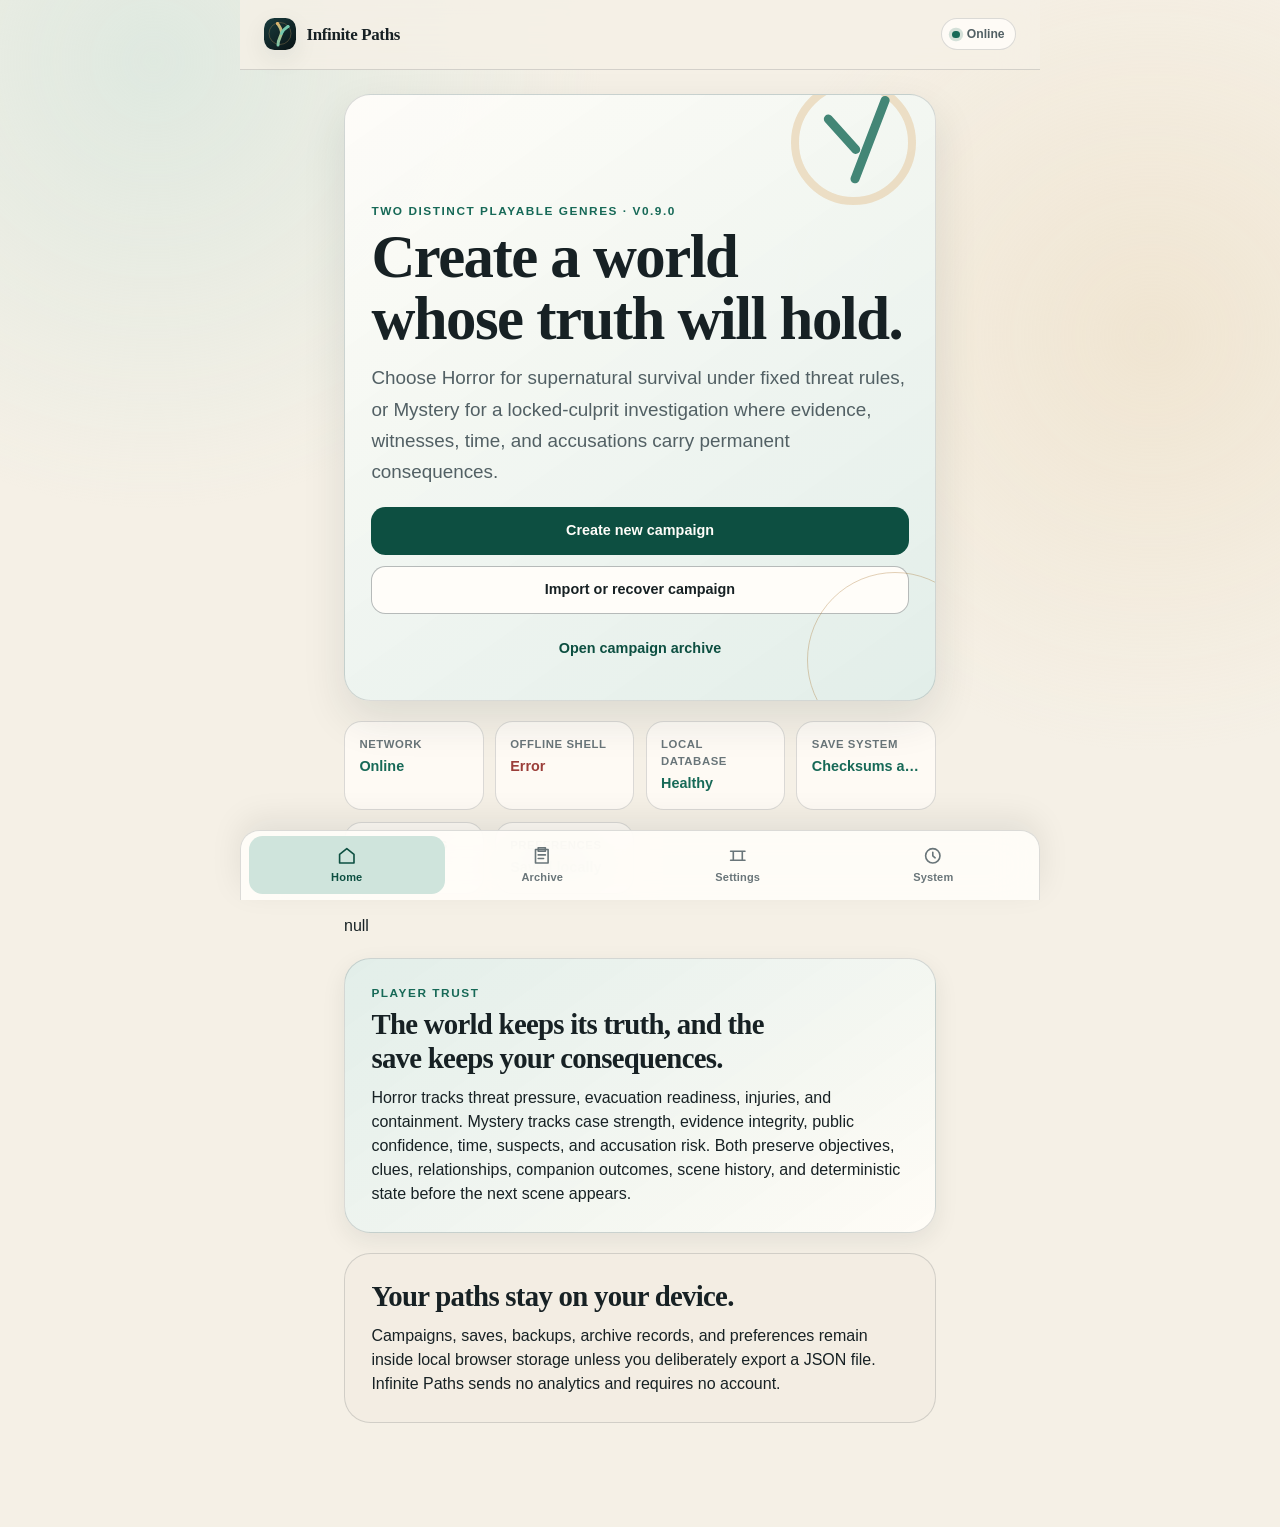
<file: index.html>
<!doctype html>
<html lang="en" data-theme="light" data-contrast="standard" data-motion="full" data-font="system" data-reading-width="comfortable">
  <head>
    <meta charset="utf-8">
    <meta name="viewport" content="width=device-width, initial-scale=1, viewport-fit=cover">
    <meta name="theme-color" content="#f5f0e6">
    <meta name="color-scheme" content="light dark">
    <meta name="format-detection" content="telephone=no">
    <meta name="apple-mobile-web-app-capable" content="yes">
    <meta name="apple-mobile-web-app-status-bar-style" content="black-translucent">
    <meta name="apple-mobile-web-app-title" content="Infinite Paths">
    <meta
      name="description"
      content="Infinite Paths is a deterministic, offline-first interactive fiction application with playable branching scenes, persistent consequences, and local recovery built for iPhone."
    >
    <meta
      http-equiv="Content-Security-Policy"
      content="default-src 'self'; script-src 'self'; style-src 'self' 'unsafe-inline'; img-src 'self' data:; connect-src 'self'; manifest-src 'self'; worker-src 'self'; object-src 'none'; base-uri 'self'; form-action 'self'"
    >
    <title>Infinite Paths</title>
    <link rel="manifest" href="./manifest.webmanifest">
    <link rel="icon" href="./favicon.svg" type="image/svg+xml">
    <link rel="apple-touch-icon" href="./apple-touch-icon.png">
    <link rel="stylesheet" href="./app.bundle.css">
  </head>
  <body>
    <a class="skip-link" href="#app-view">Skip to content</a>

    <div class="app-shell" id="app-shell">
      <header class="topbar">
        <a class="brand" href="#/home" aria-label="Infinite Paths home">
          <img class="brand__icon" src="./favicon.svg" alt="" width="32" height="32">
          <span>Infinite Paths</span>
        </a>
        <span class="connection-badge" id="connection-badge" data-state="online" aria-live="polite">Online</span>
      </header>

      <main class="app-main" id="app-view" tabindex="-1">
        <section class="card" aria-label="Loading Infinite Paths">
          <p class="eyebrow">STARTING</p>
          <h1>Opening the path.</h1>
          <p>Loading local preferences and checking the application shell.</p>
        </section>
      </main>

      <nav class="bottom-nav" aria-label="Primary navigation">
        <a class="nav-link" href="#/home" data-route="home"><svg viewBox="0 0 24 24" fill="none" aria-hidden="true"><path d="M4 10.5 12 4l8 6.5V20H4z" stroke-width="1.8" stroke-linejoin="round"/></svg><span>Home</span></a>
        <a class="nav-link" href="#/archive" data-route="archive"><svg viewBox="0 0 24 24" fill="none" aria-hidden="true"><path d="M5 5h14v15H5zM8 3h8v4H8zM8 11h8M8 15h6" stroke-width="1.8" stroke-linecap="round" stroke-linejoin="round"/></svg><span>Archive</span></a>
        <a class="nav-link" href="#/settings" data-route="settings"><svg viewBox="0 0 24 24" fill="none" aria-hidden="true"><path d="M4 7h16M7 7v10M4 17h16M17 7v10" stroke-width="1.8" stroke-linecap="round"/></svg><span>Settings</span></a>
        <a class="nav-link" href="#/system" data-route="system"><svg viewBox="0 0 24 24" fill="none" aria-hidden="true"><circle cx="12" cy="12" r="8" stroke-width="1.8"/><path d="M12 8v4l2.6 2.2" stroke-width="1.8" stroke-linecap="round" stroke-linejoin="round"/></svg><span>System</span></a>
      </nav>
    </div>

    <div class="toast-region" id="toast-region" aria-live="polite" aria-atomic="false"></div>

    <noscript>
      <div class="card" style="margin: 1rem;">
        <h1>JavaScript is required.</h1>
        <p>Infinite Paths stores and runs its game systems locally in your browser, so JavaScript must be enabled.</p>
      </div>
    </noscript>

    <script defer src="./app.bundle.js"></script>
  </body>
</html>
</file>
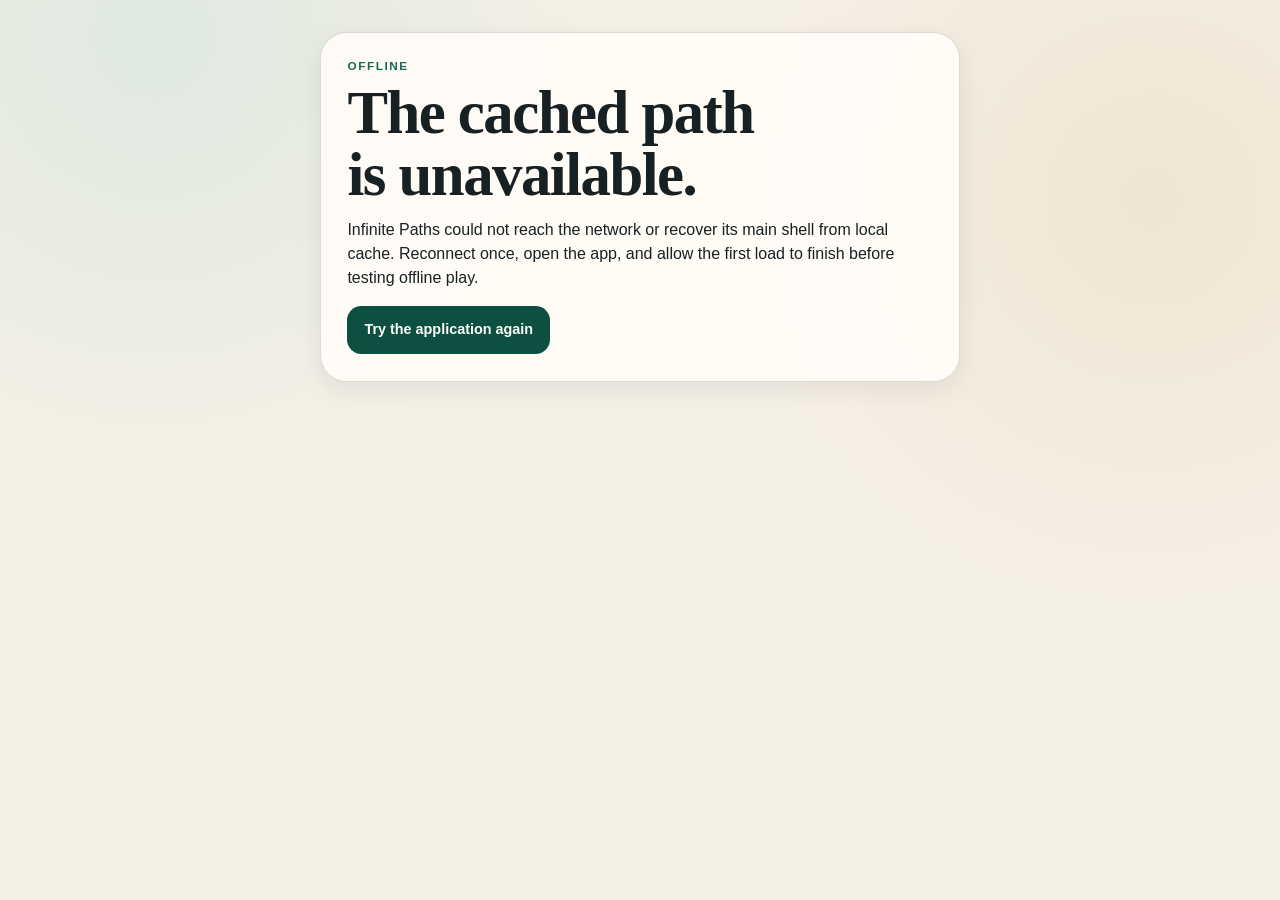
<file: offline.html>
<!doctype html>
<html lang="en" data-theme="light" data-contrast="standard" data-motion="reduced" data-font="system" data-reading-width="comfortable">
  <head>
    <meta charset="utf-8">
    <meta name="viewport" content="width=device-width, initial-scale=1, viewport-fit=cover">
    <meta name="theme-color" content="#f5f0e6">
    <meta name="color-scheme" content="light dark">
    <title>Infinite Paths · Offline</title>
    <link rel="icon" href="./favicon.svg" type="image/svg+xml">
    <link rel="stylesheet" href="./app.bundle.css">
  </head>
  <body>
    <main class="app-main" style="padding-top: calc(2rem + env(safe-area-inset-top, 0px));">
      <section class="card" style="max-width: 40rem; margin: 0 auto;">
        <p class="eyebrow">OFFLINE</p>
        <h1>The cached path is unavailable.</h1>
        <p>
          Infinite Paths could not reach the network or recover its main shell from local cache. Reconnect once, open the app, and allow the first load to finish before testing offline play.
        </p>
        <a class="button button--primary" href="./">Try the application again</a>
      </section>
    </main>
  </body>
</html>
</file>
<file: app.bundle.css>
/* Infinite Paths v0.9.0 | generated from modular source | do not edit this bundle directly */

/* ===== src/css/tokens.css ===== */
:root {
  color-scheme: light;
  --reader-font-scale: 1;
  --reader-line-height: 1.7;
  --reader-paragraph-space: 1rem;
  --reading-measure: 40rem;

  --font-ui: -apple-system, BlinkMacSystemFont, "SF Pro Text", "Segoe UI", sans-serif;
  --font-readable: Verdana, Arial, sans-serif;
  --font-display: ui-serif, Georgia, "Times New Roman", serif;
  --font-mono: ui-monospace, "SFMono-Regular", Consolas, "Liberation Mono", monospace;

  --bg: #f5f0e6;
  --bg-deep: #e9e0d1;
  --surface: rgba(255, 252, 247, 0.94);
  --surface-solid: #fffdf9;
  --surface-muted: #eee7db;
  --surface-accent: #e2eee9;
  --text: #172124;
  --text-soft: #526064;
  --text-faint: #697579;
  --border: rgba(41, 58, 62, 0.17);
  --border-strong: rgba(41, 58, 62, 0.34);
  --accent: #176957;
  --accent-strong: #0d4f41;
  --accent-soft: #cfe4dc;
  --gold: #a46f27;
  --gold-soft: #ead8b9;
  --danger: #9b3e39;
  --warning: #8a641d;
  --success: #176957;
  --focus: #176957;
  --shadow: 0 18px 44px rgba(30, 42, 44, 0.11);
  --shadow-soft: 0 8px 24px rgba(30, 42, 44, 0.08);
  --scrim: rgba(10, 18, 20, 0.6);

  --radius-small: 0.75rem;
  --radius-medium: 1.1rem;
  --radius-large: 1.65rem;
  --touch-target: 3rem;
  --page-gutter: clamp(1rem, 4vw, 1.5rem);
  --safe-top: env(safe-area-inset-top, 0px);
  --safe-right: env(safe-area-inset-right, 0px);
  --safe-bottom: env(safe-area-inset-bottom, 0px);
  --safe-left: env(safe-area-inset-left, 0px);
}

html[data-theme="dark"] {
  color-scheme: dark;
  --bg: #0d1517;
  --bg-deep: #081012;
  --surface: rgba(20, 31, 34, 0.95);
  --surface-solid: #142023;
  --surface-muted: #1c2a2d;
  --surface-accent: #16352f;
  --text: #edf2ee;
  --text-soft: #b5c0bc;
  --text-faint: #93a19d;
  --border: rgba(222, 236, 230, 0.14);
  --border-strong: rgba(222, 236, 230, 0.3);
  --accent: #73c7ac;
  --accent-strong: #a3dfcb;
  --accent-soft: #224a40;
  --gold: #d7aa66;
  --gold-soft: #4b3c25;
  --danger: #f0a09a;
  --warning: #e7c276;
  --success: #85d3b9;
  --focus: #a3dfcb;
  --shadow: 0 22px 52px rgba(0, 0, 0, 0.34);
  --shadow-soft: 0 10px 28px rgba(0, 0, 0, 0.24);
  --scrim: rgba(0, 0, 0, 0.76);
}

html[data-contrast="high"] {
  --border: currentColor;
  --border-strong: currentColor;
  --text-soft: var(--text);
  --text-faint: var(--text);
  --shadow: none;
  --shadow-soft: none;
}

html[data-font="readable"] {
  --font-ui: var(--font-readable);
  --font-display: var(--font-readable);
}

html[data-reading-width="compact"] {
  --reading-measure: 32rem;
}

html[data-reading-width="comfortable"] {
  --reading-measure: 40rem;
}

html[data-reading-width="wide"] {
  --reading-measure: 48rem;
}

/* ===== src/css/base.css ===== */
*,
*::before,
*::after {
  box-sizing: border-box;
}

html {
  min-height: 100%;
  background: var(--bg-deep);
  font-family: var(--font-ui);
  -webkit-text-size-adjust: 100%;
  text-size-adjust: 100%;
  scroll-behavior: smooth;
}

html[data-motion="reduced"] {
  scroll-behavior: auto;
}

body {
  min-width: 18rem;
  min-height: 100dvh;
  margin: 0;
  overflow-x: hidden;
  background:
    radial-gradient(circle at 12% 4%, color-mix(in srgb, var(--accent-soft) 58%, transparent), transparent 28rem),
    radial-gradient(circle at 90% 22%, color-mix(in srgb, var(--gold-soft) 45%, transparent), transparent 26rem),
    var(--bg);
  color: var(--text);
  font-family: var(--font-ui);
  line-height: 1.5;
  -webkit-font-smoothing: antialiased;
  text-rendering: optimizeLegibility;
}

button,
input,
select,
textarea {
  color: inherit;
  font: inherit;
}

button,
select,
input[type="range"] {
  touch-action: manipulation;
}

button {
  border: 0;
}

a {
  color: inherit;
}

img,
svg {
  display: block;
  max-width: 100%;
}

h1,
h2,
h3,
p,
dl,
dd,
ol,
ul,
pre {
  margin-top: 0;
}

h1,
h2,
h3 {
  color: var(--text);
  font-family: var(--font-display);
  font-weight: 700;
  letter-spacing: -0.025em;
  text-wrap: balance;
}

h1 {
  margin-bottom: 0.75rem;
  font-size: clamp(2.05rem, 8vw, 3.8rem);
  line-height: 1.02;
}

h2 {
  margin-bottom: 0.65rem;
  font-size: clamp(1.35rem, 5.2vw, 1.8rem);
  line-height: 1.16;
}

h3 {
  margin-bottom: 0.35rem;
  font-size: 1.05rem;
  line-height: 1.25;
}

p {
  margin-bottom: 1rem;
}

::selection {
  background: var(--accent);
  color: var(--surface-solid);
}

:focus-visible {
  outline: 0.2rem solid var(--focus);
  outline-offset: 0.18rem;
}

[hidden] {
  display: none !important;
}

.skip-link {
  position: fixed;
  z-index: 1000;
  top: calc(var(--safe-top) + 0.5rem);
  left: calc(var(--safe-left) + 0.75rem);
  padding: 0.7rem 1rem;
  border-radius: var(--radius-small);
  background: var(--text);
  color: var(--surface-solid);
  font-weight: 700;
  transform: translateY(-180%);
}

.skip-link:focus {
  transform: translateY(0);
}

.app-shell {
  width: min(100%, 50rem);
  min-height: 100dvh;
  margin-inline: auto;
}

#app-view {
  width: 100%;
  padding: 1rem calc(var(--page-gutter) + var(--safe-right))
    calc(6.5rem + var(--safe-bottom)) calc(var(--page-gutter) + var(--safe-left));
}

.view {
  display: grid;
  gap: 1rem;
  width: 100%;
  max-width: var(--reading-measure);
  margin-inline: auto;
  animation: view-enter 240ms ease-out both;
}

html[data-motion="reduced"] .view {
  animation: none;
}

@keyframes view-enter {
  from {
    opacity: 0;
    transform: translateY(0.45rem);
  }
  to {
    opacity: 1;
    transform: translateY(0);
  }
}

.eyebrow {
  margin-bottom: 0.5rem;
  color: var(--accent);
  font-size: 0.74rem;
  font-weight: 800;
  letter-spacing: 0.13em;
  line-height: 1.25;
  text-transform: uppercase;
}

.fine-print {
  margin-bottom: 0;
  color: var(--text-faint);
  font-size: 0.83rem;
  line-height: 1.5;
}

.stack {
  display: grid;
  gap: 0.75rem;
}

.sr-only {
  position: absolute;
  width: 1px;
  height: 1px;
  padding: 0;
  margin: -1px;
  overflow: hidden;
  clip: rect(0, 0, 0, 0);
  white-space: nowrap;
  border: 0;
}

@media (min-width: 44rem) {
  #app-view {
    padding-top: 1.5rem;
  }

  .view {
    gap: 1.25rem;
  }
}

@media (prefers-reduced-motion: reduce) {
  html:not([data-motion="full"]) {
    scroll-behavior: auto;
  }
}

/* ===== src/css/components.css ===== */
.topbar {
  position: sticky;
  z-index: 20;
  top: 0;
  display: flex;
  align-items: center;
  justify-content: space-between;
  min-height: calc(3.8rem + var(--safe-top));
  padding: calc(0.65rem + var(--safe-top)) calc(var(--page-gutter) + var(--safe-right)) 0.65rem
    calc(var(--page-gutter) + var(--safe-left));
  border-bottom: 1px solid var(--border);
  background: color-mix(in srgb, var(--bg) 84%, transparent);
  -webkit-backdrop-filter: blur(18px) saturate(1.2);
  backdrop-filter: blur(18px) saturate(1.2);
}

.brand {
  display: inline-flex;
  align-items: center;
  min-height: var(--touch-target);
  gap: 0.65rem;
  color: var(--text);
  font-family: var(--font-display);
  font-size: 1.06rem;
  font-weight: 800;
  letter-spacing: -0.02em;
  text-decoration: none;
}

.brand__icon {
  width: 2rem;
  height: 2rem;
  border-radius: 0.65rem;
  box-shadow: var(--shadow-soft);
}

.connection-badge,
.inline-status {
  display: inline-flex;
  align-items: center;
  min-height: 2rem;
  gap: 0.45rem;
  padding: 0.35rem 0.65rem;
  border: 1px solid var(--border);
  border-radius: 999px;
  background: var(--surface);
  color: var(--text-soft);
  font-size: 0.76rem;
  font-weight: 750;
}

.connection-badge::before,
.inline-status::before {
  width: 0.48rem;
  height: 0.48rem;
  border-radius: 50%;
  background: var(--text-faint);
  content: "";
}

.connection-badge[data-state="online"]::before,
.inline-status[data-tone="good"]::before {
  background: var(--success);
  box-shadow: 0 0 0 0.2rem color-mix(in srgb, var(--success) 18%, transparent);
}

.connection-badge[data-state="offline"]::before,
.inline-status[data-tone="warn"]::before {
  background: var(--warning);
}

.bottom-nav {
  position: fixed;
  z-index: 30;
  right: 0;
  bottom: 0;
  left: 0;
  display: grid;
  grid-template-columns: repeat(3, 1fr);
  width: min(100%, 50rem);
  min-height: calc(4.4rem + var(--safe-bottom));
  margin-inline: auto;
  padding: 0.35rem calc(0.5rem + var(--safe-right)) calc(0.35rem + var(--safe-bottom))
    calc(0.5rem + var(--safe-left));
  border-top: 1px solid var(--border);
  background: color-mix(in srgb, var(--surface-solid) 90%, transparent);
  box-shadow: 0 -0.7rem 2rem rgba(14, 26, 29, 0.08);
  -webkit-backdrop-filter: blur(22px) saturate(1.25);
  backdrop-filter: blur(22px) saturate(1.25);
}

.nav-link {
  display: grid;
  place-items: center;
  align-content: center;
  min-height: 3.6rem;
  gap: 0.18rem;
  border-radius: 0.85rem;
  color: var(--text-faint);
  font-size: 0.69rem;
  font-weight: 760;
  letter-spacing: 0.015em;
  text-decoration: none;
}

.nav-link svg {
  width: 1.35rem;
  height: 1.35rem;
  stroke: currentColor;
}

.nav-link.is-active {
  background: var(--accent-soft);
  color: var(--accent-strong);
}

.card,
.hero-card {
  position: relative;
  overflow: hidden;
  padding: clamp(1.15rem, 5vw, 1.65rem);
  border: 1px solid var(--border);
  border-radius: var(--radius-large);
  background: var(--surface);
  box-shadow: var(--shadow-soft);
}

.card > :last-child,
.hero-card > :last-child {
  margin-bottom: 0;
}

.card--tinted {
  background: linear-gradient(145deg, var(--surface-accent), var(--surface));
}

.card--quiet {
  background: color-mix(in srgb, var(--surface-muted) 70%, var(--surface));
  box-shadow: none;
}

.hero-card {
  min-height: 21rem;
  padding-top: clamp(4.6rem, 18vw, 6.8rem);
  background:
    linear-gradient(145deg, color-mix(in srgb, var(--surface-solid) 94%, transparent), var(--surface-accent));
  box-shadow: var(--shadow);
}

.hero-card::after {
  position: absolute;
  right: -3rem;
  bottom: -3rem;
  width: 11rem;
  height: 11rem;
  border: 1px solid color-mix(in srgb, var(--gold) 32%, transparent);
  border-radius: 50%;
  content: "";
}

.hero-card__path-mark {
  position: absolute;
  top: -0.9rem;
  right: 1.2rem;
  width: 7.8rem;
  height: 7.8rem;
  border: 0.52rem solid var(--gold-soft);
  border-radius: 50%;
  opacity: 0.8;
}

.hero-card__path-mark::before,
.hero-card__path-mark::after {
  position: absolute;
  width: 0.55rem;
  border-radius: 999px;
  background: var(--accent);
  content: "";
  transform-origin: bottom center;
}

.hero-card__path-mark::before {
  bottom: 0.9rem;
  left: 3.1rem;
  height: 5.8rem;
  transform: rotate(21deg);
}

.hero-card__path-mark::after {
  bottom: 2.8rem;
  left: 3.45rem;
  height: 3.1rem;
  transform: rotate(-42deg);
}

.hero-card__lead {
  max-width: 36rem;
  margin-bottom: 1.2rem;
  color: var(--text-soft);
  font-size: clamp(1.02rem, 4vw, 1.18rem);
  line-height: 1.65;
}

.chip-row,
.button-row {
  display: flex;
  flex-wrap: wrap;
  align-items: center;
  gap: 0.55rem;
}

.chip {
  display: inline-flex;
  align-items: center;
  min-height: 2rem;
  padding: 0.35rem 0.7rem;
  border: 1px solid var(--border);
  border-radius: 999px;
  background: color-mix(in srgb, var(--surface-solid) 74%, transparent);
  color: var(--text-soft);
  font-size: 0.76rem;
  font-weight: 720;
}

.status-grid {
  display: grid;
  grid-template-columns: repeat(2, minmax(0, 1fr));
  gap: 0.7rem;
}

.status-tile {
  min-width: 0;
  padding: 0.9rem;
  border: 1px solid var(--border);
  border-radius: var(--radius-medium);
  background: color-mix(in srgb, var(--surface) 88%, transparent);
}

.status-tile__label,
.status-tile__value {
  display: block;
}

.status-tile__label {
  margin-bottom: 0.2rem;
  color: var(--text-faint);
  font-size: 0.71rem;
  font-weight: 720;
  letter-spacing: 0.05em;
  text-transform: uppercase;
}

.status-tile__value {
  overflow: hidden;
  font-size: 0.9rem;
  text-overflow: ellipsis;
  white-space: nowrap;
}

[data-tone="good"] {
  color: var(--success) !important;
}

[data-tone="warn"] {
  color: var(--warning) !important;
}

[data-tone="bad"] {
  color: var(--danger) !important;
}

.button {
  display: inline-flex;
  align-items: center;
  justify-content: center;
  min-height: var(--touch-target);
  padding: 0.72rem 1rem;
  border: 1px solid transparent;
  border-radius: 0.9rem;
  font-size: 0.9rem;
  font-weight: 780;
  line-height: 1.1;
  text-align: center;
  text-decoration: none;
  cursor: pointer;
  transition: transform 150ms ease, background-color 150ms ease, border-color 150ms ease;
}

.button:active:not(:disabled) {
  transform: scale(0.98);
}

.button:disabled {
  cursor: not-allowed;
  opacity: 0.48;
}

.button--primary,
.button--accent {
  background: var(--accent-strong);
  color: var(--surface-solid);
}

html[data-theme="dark"] .button--primary,
html[data-theme="dark"] .button--accent {
  color: var(--bg-deep);
}

.button--secondary {
  border-color: var(--border-strong);
  background: var(--surface-solid);
  color: var(--text);
}

.button--small {
  min-height: 2.4rem;
  padding: 0.55rem 0.75rem;
  border-radius: 0.7rem;
  font-size: 0.78rem;
}

.field-label {
  display: block;
  color: var(--text);
  font-size: 0.9rem;
  font-weight: 780;
}

.field-help {
  margin: 0.25rem 0 0;
  color: var(--text-faint);
  font-size: 0.8rem;
  line-height: 1.45;
}

.text-input,
.select-input {
  width: 100%;
  min-height: var(--touch-target);
  border: 1px solid var(--border-strong);
  border-radius: 0.85rem;
  background: var(--surface-solid);
  color: var(--text);
}

.text-input {
  padding: 0.72rem 0.85rem;
}

.select-input {
  padding: 0.65rem 2.4rem 0.65rem 0.75rem;
}

.range-input {
  width: 100%;
  min-height: 2.75rem;
  accent-color: var(--accent);
}

.range-output {
  min-width: 4rem;
  color: var(--accent);
  font-family: var(--font-mono);
  font-size: 0.82rem;
  font-weight: 760;
  text-align: right;
}

.instruction-list {
  display: grid;
  gap: 0.65rem;
  margin: 1rem 0 0;
  padding-left: 1.35rem;
  color: var(--text-soft);
}

.instruction-list li::marker {
  color: var(--accent);
  font-weight: 800;
}

.toast-region {
  position: fixed;
  z-index: 100;
  right: calc(0.75rem + var(--safe-right));
  bottom: calc(5.2rem + var(--safe-bottom));
  left: calc(0.75rem + var(--safe-left));
  display: grid;
  justify-items: center;
  gap: 0.6rem;
  pointer-events: none;
}

.toast {
  display: grid;
  grid-template-columns: minmax(0, 1fr) auto;
  align-items: center;
  width: min(100%, 36rem);
  gap: 0.75rem;
  padding: 0.75rem;
  border: 1px solid var(--border-strong);
  border-radius: 1rem;
  background: var(--surface-solid);
  box-shadow: var(--shadow);
  opacity: 0;
  pointer-events: auto;
  transform: translateY(0.8rem);
  transition: opacity 180ms ease, transform 180ms ease;
}

.toast[data-state="visible"] {
  opacity: 1;
  transform: translateY(0);
}

.toast[data-state="leaving"] {
  opacity: 0;
  transform: translateY(0.5rem);
}

.toast__message {
  margin: 0;
  font-size: 0.85rem;
  font-weight: 650;
  line-height: 1.35;
}

.toast__controls {
  display: flex;
  align-items: center;
  gap: 0.35rem;
}

.toast__dismiss {
  min-width: 2.75rem;
  min-height: 2.75rem;
  padding: 0.45rem;
  border-radius: 0.7rem;
  background: transparent;
  color: var(--text-faint);
  font-size: 0.75rem;
  font-weight: 720;
}

html[data-motion="reduced"] .button,
html[data-motion="reduced"] .toast {
  transition: none;
}

@media (hover: hover) and (pointer: fine) {
  .nav-link:hover,
  .button--secondary:hover,
  .toast__dismiss:hover {
    background: var(--surface-muted);
  }

  .button--primary:hover,
  .button--accent:hover {
    background: var(--accent);
  }
}

@media (min-width: 44rem) {
  .bottom-nav {
    border-right: 1px solid var(--border);
    border-left: 1px solid var(--border);
    border-radius: 1.2rem 1.2rem 0 0;
  }

  .status-grid {
    grid-template-columns: repeat(4, minmax(0, 1fr));
  }
}

.bottom-nav { grid-template-columns: repeat(4, 1fr); }
.hero-actions { display: grid; gap: 0.7rem; margin-top: 1.25rem; }
.button--wide { width: 100%; justify-content: center; text-align: center; }
.button--ghost { border-color: transparent; background: transparent; color: var(--accent-strong); }
.campaign-form { display: grid; gap: 1rem; }
.form-field { display: grid; gap: 0.45rem; }
.field-hint { margin: 0; color: var(--text-faint); font-size: 0.78rem; line-height: 1.45; }
.select-input { width: 100%; min-height: var(--touch-target); padding: 0.75rem 2.6rem 0.75rem 0.85rem; border: 1px solid var(--border); border-radius: 0.85rem; background: var(--surface-solid); color: var(--text); font: inherit; }
.check-row { display: flex; align-items: center; min-height: var(--touch-target); gap: 0.75rem; font-weight: 680; }
.check-row input { width: 1.25rem; height: 1.25rem; accent-color: var(--accent); }
.form-error:not(:empty) { padding: 0.8rem; border: 1px solid color-mix(in srgb, var(--danger) 55%, var(--border)); border-radius: 0.8rem; color: var(--danger); }
.world-grid { display: grid; grid-template-columns: repeat(2, minmax(0, 1fr)); gap: 0.8rem; }
.world-fact { display: grid; gap: 0.25rem; min-width: 0; padding: 0.8rem; border-radius: 0.8rem; background: var(--surface-muted); }
.world-fact span { color: var(--text-faint); font-size: 0.72rem; font-weight: 760; text-transform: uppercase; letter-spacing: 0.05em; }
.world-fact strong { overflow-wrap: anywhere; font-size: 0.88rem; }
.detail-list { display: grid; gap: 0.7rem; padding-left: 1.25rem; }
.rule-box { padding: 0.9rem; border-left: 0.25rem solid var(--gold); background: var(--surface-muted); font-weight: 680; }
.archive-list { display: grid; gap: 0.8rem; }
.archive-card { display: flex; align-items: center; justify-content: space-between; gap: 1rem; padding: 1rem; border: 1px solid var(--border); border-radius: var(--radius-large); background: var(--surface); box-shadow: var(--shadow-soft); color: var(--text); text-decoration: none; }
.archive-card h2 { margin-bottom: 0.35rem; font-size: 1.05rem; }
.archive-card p { margin: 0; color: var(--text-soft); font-size: 0.8rem; }
.archive-card__status { flex: 0 0 auto; padding: 0.3rem 0.55rem; border-radius: 999px; background: var(--accent-soft); color: var(--accent-strong); font-size: 0.7rem; font-weight: 760; text-transform: uppercase; }
.empty-state { text-align: center; }

/* Milestone 2B: save, import, export, and recovery controls */
.button--danger {
  border-color: color-mix(in srgb, var(--danger) 70%, var(--border));
  background: var(--danger);
  color: var(--surface-solid);
}

html[data-theme="dark"] .button--danger {
  color: var(--bg-deep);
}

.text-link {
  display: inline-flex;
  align-items: center;
  min-height: var(--touch-target);
  color: var(--accent-strong);
  font-size: 0.84rem;
  font-weight: 780;
  text-decoration-thickness: 0.08em;
  text-underline-offset: 0.2em;
}

.section-heading-row {
  display: flex;
  align-items: flex-start;
  justify-content: space-between;
  gap: 0.85rem;
}

.section-heading-row > :first-child {
  min-width: 0;
}

.section-heading-row h2,
.section-heading-row h3,
.section-heading-row p {
  overflow-wrap: anywhere;
}

.campaign-resume-list,
.save-slot-list,
.recovery-list,
.stacked-actions {
  display: grid;
  gap: 0.75rem;
}

.campaign-resume-card {
  display: flex;
  align-items: center;
  justify-content: space-between;
  min-height: 5rem;
  gap: 0.9rem;
  padding: 0.95rem;
  border: 1px solid var(--border);
  border-radius: var(--radius-medium);
  background: var(--surface-solid);
  color: var(--text);
  text-decoration: none;
}

.campaign-resume-card h3 {
  margin-bottom: 0.25rem;
  font-size: 1rem;
}

.campaign-resume-card p {
  margin: 0;
  color: var(--text-soft);
  font-size: 0.78rem;
  line-height: 1.45;
}

.campaign-resume-card__arrow {
  flex: 0 0 auto;
  color: var(--accent-strong);
  font-size: 1.8rem;
  line-height: 1;
}

.status-pill,
.version-pill {
  display: inline-flex;
  flex: 0 0 auto;
  align-items: center;
  justify-content: center;
  min-height: 1.9rem;
  padding: 0.3rem 0.58rem;
  border: 1px solid var(--border);
  border-radius: 999px;
  font-size: 0.7rem;
  font-weight: 800;
  line-height: 1;
  white-space: nowrap;
}

.status-pill--good {
  border-color: color-mix(in srgb, var(--success) 42%, var(--border));
  background: color-mix(in srgb, var(--success) 12%, var(--surface));
  color: var(--success);
}

.status-pill--warn {
  border-color: color-mix(in srgb, var(--warning) 45%, var(--border));
  background: color-mix(in srgb, var(--warning) 12%, var(--surface));
  color: var(--warning);
}

.status-pill--bad {
  border-color: color-mix(in srgb, var(--danger) 45%, var(--border));
  background: color-mix(in srgb, var(--danger) 10%, var(--surface));
  color: var(--danger);
}

.version-pill {
  color: var(--text-faint);
}

.integrity-banner,
.operation-message {
  display: grid;
  gap: 0.25rem;
  padding: 0.85rem;
  border: 1px solid var(--border);
  border-radius: 0.85rem;
  background: var(--surface-muted);
}

.integrity-banner span,
.operation-message {
  color: var(--text-soft);
  font-size: 0.8rem;
  line-height: 1.48;
}

.integrity-banner--good {
  border-color: color-mix(in srgb, var(--success) 38%, var(--border));
}

.integrity-banner--bad {
  border-color: color-mix(in srgb, var(--danger) 48%, var(--border));
}

.operation-message[data-tone="warn"] {
  border-color: color-mix(in srgb, var(--warning) 50%, var(--border));
  color: var(--warning);
}

.operation-message[data-tone="bad"] {
  border-color: color-mix(in srgb, var(--danger) 55%, var(--border));
  color: var(--danger);
}

.warning-card {
  border-color: color-mix(in srgb, var(--warning) 48%, var(--border));
  background: color-mix(in srgb, var(--warning) 6%, var(--surface));
}

.danger-zone {
  border-color: color-mix(in srgb, var(--danger) 48%, var(--border));
  background: color-mix(in srgb, var(--danger) 5%, var(--surface));
}

.file-picker {
  display: grid;
  min-height: 5rem;
  place-items: center;
  gap: 0.25rem;
  padding: 1rem;
  border: 1px dashed var(--border-strong);
  border-radius: var(--radius-medium);
  background: var(--surface-muted);
  color: var(--accent-strong);
  text-align: center;
  cursor: pointer;
}

.file-picker span {
  color: var(--text-faint);
  font-size: 0.75rem;
  font-weight: 650;
}

.file-input {
  position: absolute;
  width: 1px;
  height: 1px;
  overflow: hidden;
  clip: rect(0 0 0 0);
  clip-path: inset(50%);
  white-space: nowrap;
}

.file-input:focus + .import-preview-region,
.file-picker:focus-within {
  outline: 3px solid color-mix(in srgb, var(--focus) 34%, transparent);
  outline-offset: 3px;
}

.import-card,
.import-preview,
.import-preview-region,
.save-summary-card,
.save-manager-sections {
  display: grid;
  gap: 1rem;
}

.compact-facts {
  display: grid;
  margin: 0;
  border-top: 1px solid var(--border);
}

.compact-facts > div {
  display: grid;
  grid-template-columns: minmax(6.5rem, 0.7fr) minmax(0, 1.3fr);
  gap: 0.8rem;
  padding: 0.62rem 0;
  border-bottom: 1px solid var(--border);
}

.compact-facts dt {
  color: var(--text-faint);
  font-size: 0.75rem;
  font-weight: 740;
}

.compact-facts dd {
  margin: 0;
  overflow-wrap: anywhere;
  color: var(--text);
  font-size: 0.78rem;
  font-weight: 650;
  text-align: right;
}

.confirmation-row {
  align-items: flex-start;
  padding: 0.85rem;
  border: 1px solid var(--border);
  border-radius: 0.85rem;
  background: var(--surface-muted);
  font-size: 0.82rem;
  line-height: 1.45;
}

.confirmation-row input {
  flex: 0 0 auto;
  margin-top: 0.1rem;
}

.save-slot,
.recovery-card {
  display: grid;
  gap: 0.75rem;
  padding: 0.9rem;
  border: 1px solid var(--border);
  border-radius: var(--radius-medium);
  background: var(--surface-solid);
}

.save-slot--active {
  border-color: color-mix(in srgb, var(--accent) 58%, var(--border));
  box-shadow: inset 0.22rem 0 0 var(--accent);
}

.save-slot h3,
.recovery-card h3 {
  margin-bottom: 0.2rem;
  font-size: 0.96rem;
}

.save-slot p,
.recovery-card p {
  margin: 0;
  color: var(--text-soft);
  font-size: 0.78rem;
  line-height: 1.45;
}

.save-integrity-copy--healthy {
  color: var(--success) !important;
}

.save-integrity-copy--legacy {
  color: var(--warning) !important;
}

.save-integrity-copy--corrupt,
.save-integrity-copy--unsupported {
  color: var(--danger) !important;
}

.save-slot__actions .button,
.recovery-card .button-row .button {
  flex: 1 1 9rem;
}

.integrity-result-list {
  display: grid;
  gap: 0.5rem;
  padding-left: 1.2rem;
  color: var(--text-soft);
  font-size: 0.8rem;
  line-height: 1.45;
}

.integrity-result-list li[data-state="healthy"]::marker {
  color: var(--success);
}

.integrity-result-list li[data-state="legacy"]::marker {
  color: var(--warning);
}

.integrity-result-list li[data-state="corrupt"]::marker,
.integrity-result-list li[data-state="unsupported"]::marker {
  color: var(--danger);
}

@media (hover: hover) and (pointer: fine) {
  .campaign-resume-card:hover,
  .file-picker:hover {
    border-color: var(--border-strong);
    background: var(--surface-muted);
  }

  .button--danger:hover {
    background: color-mix(in srgb, var(--danger) 82%, var(--text));
  }
}

@media (min-width: 38rem) {
  .stacked-actions {
    grid-template-columns: repeat(2, minmax(0, 1fr));
  }
}

.archive-card--expanded {
  display: grid;
  align-items: start;
}

.archive-card__copy {
  min-width: 0;
}

.archive-card__actions {
  width: 100%;
}

.archive-card__actions .button {
  flex: 1 1 9rem;
}

/* Milestone 3A: playable narrative scene and deterministic consequence UI */
.story-toolbar {
  display: flex;
  align-items: center;
  justify-content: flex-end;
  min-height: 2.5rem;
  gap: 0.45rem;
  padding-inline: 0.15rem;
  color: var(--text-faint);
  font-size: 0.78rem;
}

.story-scene {
  overflow: hidden;
  border: 1px solid var(--border);
  border-radius: var(--radius-large);
  background: var(--surface);
  box-shadow: var(--shadow);
}

.story-scene--ending {
  border-color: color-mix(in srgb, var(--danger) 48%, var(--border));
}

.story-scene--checkpoint {
  border-color: color-mix(in srgb, var(--gold) 48%, var(--border));
}

.story-header {
  position: relative;
  padding: clamp(1.2rem, 5vw, 1.85rem);
  border-bottom: 1px solid var(--border);
  background:
    linear-gradient(150deg, color-mix(in srgb, var(--surface-accent) 86%, var(--surface)), var(--surface));
}

.story-header::after {
  position: absolute;
  top: -4.3rem;
  right: -3.6rem;
  width: 9rem;
  height: 9rem;
  border: 1px solid color-mix(in srgb, var(--gold) 34%, transparent);
  border-radius: 50%;
  content: "";
}

.story-header--ending {
  background:
    linear-gradient(150deg, color-mix(in srgb, var(--danger) 11%, var(--surface)), var(--surface));
}

.story-header--checkpoint {
  background:
    linear-gradient(150deg, color-mix(in srgb, var(--gold-soft) 74%, var(--surface)), var(--surface));
}

.story-header__meta,
.story-header__status {
  display: flex;
  flex-wrap: wrap;
  align-items: center;
  gap: 0.45rem 0.8rem;
}

.story-header__meta {
  margin-bottom: 0.8rem;
  color: var(--accent);
  font-size: 0.69rem;
  font-weight: 820;
  letter-spacing: 0.1em;
  line-height: 1.4;
  text-transform: uppercase;
}

.story-header__meta span + span::before,
.story-header__status span + span::before {
  margin-right: 0.8rem;
  color: var(--border-strong);
  content: "•";
}

.story-header h1 {
  max-width: 34rem;
  margin-bottom: 1rem;
  font-size: clamp(2.15rem, 9vw, 4rem);
}

.story-header__status {
  color: var(--text-soft);
  font-size: 0.75rem;
  font-weight: 730;
}

.scene-warning {
  margin: 0.85rem 0 0;
  padding-top: 0.75rem;
  border-top: 1px solid var(--border);
  color: var(--text-faint);
  font-size: 0.72rem;
  line-height: 1.45;
}

.story-prose {
  padding: clamp(1.2rem, 5vw, 2rem);
  color: var(--text);
  font-family: var(--font-display);
  font-size: calc(1.08rem * var(--reader-font-scale));
  line-height: var(--reader-line-height);
}

.story-prose p {
  margin-bottom: var(--reader-paragraph-space);
}

.story-prose p:last-child {
  margin-bottom: 0;
}

.story-choice-panel,
.story-resolution,
.story-state-drawer {
  border: 1px solid var(--border);
  border-radius: var(--radius-large);
  background: var(--surface);
  box-shadow: var(--shadow-soft);
}

.story-choice-panel,
.story-resolution {
  padding: clamp(1.1rem, 5vw, 1.55rem);
}

.story-choices {
  display: grid;
  gap: 0.7rem;
}

.story-choice {
  display: grid;
  grid-template-columns: 2rem minmax(0, 1fr) auto;
  align-items: center;
  width: 100%;
  min-height: 4.25rem;
  gap: 0.75rem;
  padding: 0.85rem 0.9rem;
  border: 1px solid var(--border);
  border-radius: var(--radius-medium);
  background: var(--surface-solid);
  color: var(--text);
  text-align: left;
  box-shadow: 0 0.3rem 0.85rem color-mix(in srgb, var(--text) 5%, transparent);
  cursor: pointer;
  transition: transform 150ms ease, border-color 150ms ease, background 150ms ease;
}

.story-choice__number {
  display: grid;
  width: 2rem;
  height: 2rem;
  place-items: center;
  border: 1px solid var(--border);
  border-radius: 50%;
  background: var(--surface-muted);
  color: var(--accent-strong);
  font-size: 0.78rem;
  font-weight: 820;
}

.story-choice__label {
  font-size: 0.94rem;
  font-weight: 720;
  line-height: 1.45;
}

.story-choice__arrow {
  color: var(--accent);
  font-family: var(--font-display);
  font-size: 1.65rem;
  line-height: 1;
}

.story-choice:disabled {
  cursor: progress;
  opacity: 0.64;
}

.story-choice[data-committing="true"] {
  border-color: var(--accent);
  background: var(--surface-accent);
}

.choice-error:not(:empty) {
  margin-top: 0.8rem;
  padding: 0.8rem;
  border: 1px solid color-mix(in srgb, var(--danger) 52%, var(--border));
  border-radius: var(--radius-small);
  color: var(--danger);
  font-size: 0.8rem;
  line-height: 1.5;
}

.story-autosave-note {
  margin: 0.85rem 0 0;
  color: var(--text-faint);
  font-size: 0.74rem;
  line-height: 1.5;
}

.story-state-drawer {
  overflow: hidden;
}

.story-state-drawer > summary {
  display: flex;
  align-items: center;
  justify-content: space-between;
  min-height: var(--touch-target);
  gap: 0.8rem;
  padding: 0.9rem 1rem;
  color: var(--text);
  font-weight: 780;
  cursor: pointer;
  list-style: none;
}

.story-state-drawer > summary::-webkit-details-marker {
  display: none;
}

.story-state-drawer > summary::after {
  color: var(--accent);
  content: "+";
  font-size: 1.25rem;
}

.story-state-drawer[open] > summary::after {
  content: "−";
}

.story-state-drawer__summary {
  margin-left: auto;
  color: var(--text-faint);
  font-size: 0.7rem;
  font-weight: 650;
  text-align: right;
}

.story-state-drawer__body {
  display: grid;
  gap: 1rem;
  padding: 0 1rem 1rem;
  border-top: 1px solid var(--border);
}

.story-meter-grid {
  display: grid;
  grid-template-columns: repeat(2, minmax(0, 1fr));
  gap: 0.75rem;
  padding-top: 1rem;
}

.story-meter {
  display: grid;
  gap: 0.4rem;
}

.story-meter__copy {
  display: flex;
  justify-content: space-between;
  gap: 0.5rem;
  color: var(--text-soft);
  font-size: 0.75rem;
  font-weight: 720;
}

.story-meter__track {
  overflow: hidden;
  height: 0.48rem;
  border-radius: 999px;
  background: var(--surface-muted);
}

.story-meter__fill {
  display: block;
  height: 100%;
  border-radius: inherit;
  background: var(--accent);
}

.story-state-grid {
  display: grid;
  gap: 0.75rem;
}

.story-state-group {
  min-width: 0;
  padding: 0.8rem;
  border: 1px solid var(--border);
  border-radius: var(--radius-small);
  background: var(--surface-muted);
}

.story-state-group h3 {
  font-family: var(--font-ui);
  font-size: 0.8rem;
  letter-spacing: 0.04em;
  text-transform: uppercase;
}

.story-state-list {
  display: grid;
  gap: 0.35rem;
  margin: 0;
  padding-left: 1.1rem;
  color: var(--text-soft);
  font-size: 0.76rem;
  line-height: 1.4;
}

.story-relationship {
  display: grid;
  gap: 0.35rem;
  margin: 0;
}

.story-relationship > div {
  display: flex;
  justify-content: space-between;
  gap: 0.75rem;
  color: var(--text-soft);
  font-size: 0.76rem;
}

.story-relationship dd {
  margin: 0;
  color: var(--text);
  font-weight: 780;
}

.story-resolution--failure {
  border-color: color-mix(in srgb, var(--danger) 52%, var(--border));
  background: color-mix(in srgb, var(--danger) 6%, var(--surface));
}

.story-resolution--checkpoint {
  border-color: color-mix(in srgb, var(--gold) 48%, var(--border));
  background: color-mix(in srgb, var(--gold-soft) 35%, var(--surface));
}

.story-loading {
  min-height: 18rem;
  display: grid;
  align-content: center;
}

.narrative-inspector-output {
  max-height: 28rem;
  margin: 0;
  overflow: auto;
  padding: 0.9rem;
  border: 1px solid var(--border);
  border-radius: var(--radius-small);
  background: var(--bg-deep);
  color: var(--text-soft);
  font-family: var(--font-mono);
  font-size: 0.7rem;
  line-height: 1.5;
  white-space: pre-wrap;
  overflow-wrap: anywhere;
}

.narrative-inspector-output[data-tone="good"] {
  border-color: color-mix(in srgb, var(--success) 40%, var(--border));
}

.narrative-inspector-output[data-tone="bad"] {
  border-color: color-mix(in srgb, var(--danger) 55%, var(--border));
  color: var(--danger);
}

@media (hover: hover) and (pointer: fine) {
  .story-choice:hover:not(:disabled) {
    border-color: var(--accent);
    background: var(--surface-accent);
    transform: translateY(-0.08rem);
  }
}

@media (min-width: 38rem) {
  .story-state-grid {
    grid-template-columns: repeat(2, minmax(0, 1fr));
  }
}

html[data-motion="reduced"] .story-choice {
  transition: none;
}

/* Milestone 4 narrative state, companion, objective, and archive summaries. */
.story-meter-grid--four {
  grid-template-columns: repeat(2, minmax(0, 1fr));
}

.story-state-group--wide {
  min-width: 0;
}

.story-state-emphasis {
  margin: 0 0 0.4rem;
  color: var(--text);
  font-weight: 760;
}

.objective-list,
.companion-list {
  display: grid;
  gap: 0.6rem;
}

.objective-card,
.companion-card {
  display: grid;
  gap: 0.45rem;
  padding: 0.7rem;
  border: 1px solid var(--border);
  border-radius: var(--radius-small);
  background: var(--surface-solid);
}

.objective-card__heading,
.companion-card__heading {
  display: flex;
  align-items: flex-start;
  justify-content: space-between;
  gap: 0.75rem;
}

.objective-card__heading strong,
.companion-card__heading strong {
  color: var(--text);
  font-size: 0.82rem;
  line-height: 1.35;
}

.companion-card__heading > div {
  display: grid;
  gap: 0.15rem;
}

.companion-card__heading > div span,
.objective-card p,
.companion-card p {
  margin: 0;
  color: var(--text-soft);
  font-size: 0.72rem;
  line-height: 1.45;
}

.objective-card__status,
.companion-card__status {
  flex: 0 0 auto;
  padding: 0.2rem 0.45rem;
  border: 1px solid var(--border);
  border-radius: 999px;
  background: var(--surface-muted);
  color: var(--text-soft);
  font-size: 0.62rem;
  font-weight: 790;
  letter-spacing: 0.04em;
  text-transform: uppercase;
}

.objective-card--completed,
.companion-card--safe {
  border-color: color-mix(in srgb, var(--success) 38%, var(--border));
}

.objective-card--failed,
.companion-card--dead {
  border-color: color-mix(in srgb, var(--danger) 50%, var(--border));
}

.objective-card--active,
.companion-card--active {
  border-color: color-mix(in srgb, var(--accent) 42%, var(--border));
}

.companion-card--injured,
.companion-card--missing {
  border-color: color-mix(in srgb, var(--gold) 48%, var(--border));
}

.story-relationship--compact {
  grid-template-columns: repeat(2, minmax(0, 1fr));
  gap: 0.3rem 0.75rem;
}

.story-relationship--compact > div {
  padding-top: 0.3rem;
  border-top: 1px solid var(--border);
}

.ending-report {
  display: grid;
  gap: 0.75rem;
  margin: 1rem 0;
  padding: 0.9rem;
  border: 1px solid var(--border);
  border-radius: var(--radius-medium);
  background: var(--surface-muted);
}

.ending-report h3 {
  margin: 0;
  font-family: var(--font-ui);
  font-size: 0.82rem;
  letter-spacing: 0.05em;
  text-transform: uppercase;
}

.ending-report__grid {
  display: grid;
  grid-template-columns: repeat(2, minmax(0, 1fr));
  gap: 0.55rem;
}

.ending-report__grid > div {
  display: grid;
  gap: 0.15rem;
  padding: 0.55rem;
  border: 1px solid var(--border);
  border-radius: var(--radius-small);
  background: var(--surface-solid);
}

.ending-report__grid span {
  color: var(--text-faint);
  font-size: 0.65rem;
  font-weight: 690;
  text-transform: uppercase;
}

.ending-report__grid strong {
  color: var(--text);
  font-size: 0.8rem;
}

.archive-summary {
  display: grid;
  gap: 0.7rem;
  width: 100%;
  padding-top: 0.8rem;
  border-top: 1px solid var(--border);
}

.archive-summary__grid {
  display: grid;
  grid-template-columns: repeat(2, minmax(0, 1fr));
  gap: 0.5rem;
}

.archive-summary__grid > div {
  display: grid;
  gap: 0.1rem;
  padding: 0.55rem;
  border-radius: var(--radius-small);
  background: var(--surface-muted);
}

.archive-summary__grid span {
  color: var(--text-faint);
  font-size: 0.62rem;
  font-weight: 720;
  letter-spacing: 0.04em;
  text-transform: uppercase;
}

.archive-summary__grid strong {
  color: var(--text);
  font-size: 0.76rem;
  overflow-wrap: anywhere;
}

@media (min-width: 38rem) {
  .story-state-group--wide {
    grid-column: 1 / -1;
  }

  .objective-list,
  .companion-list {
    grid-template-columns: repeat(2, minmax(0, 1fr));
  }

  .ending-report__grid,
  .archive-summary__grid {
    grid-template-columns: repeat(3, minmax(0, 1fr));
  }
}

.relationship-reading {
  display: grid;
  gap: 0.25rem;
  padding-top: 0.45rem;
  border-top: 1px solid var(--border);
}

.relationship-reading strong {
  color: var(--accent-strong);
  font-size: 0.78rem;
}

.relationship-reading p {
  margin: 0;
  color: var(--text-soft);
  font-size: 0.72rem;
  line-height: 1.45;
}

/* Milestone 6: Mystery uses a case-file visual language rather than Horror's field-journal treatment. */
.view--genre-mystery {
  --case-accent: color-mix(in srgb, var(--gold) 72%, var(--accent));
  --case-rule: color-mix(in srgb, var(--case-accent) 20%, transparent);
}

.view--genre-mystery .story-scene,
.view--genre-mystery .campaign-form,
.view--genre-mystery .hero-card {
  border-top: 0.25rem solid var(--case-accent);
}

.view--genre-mystery .story-header {
  background:
    repeating-linear-gradient(
      0deg,
      transparent 0,
      transparent 1.55rem,
      var(--case-rule) 1.55rem,
      var(--case-rule) calc(1.55rem + 1px)
    ),
    linear-gradient(150deg, color-mix(in srgb, var(--gold-soft) 46%, var(--surface)), var(--surface));
}

.view--genre-mystery .story-header::after {
  top: -1.75rem;
  right: -1.2rem;
  width: 6.3rem;
  height: 6.3rem;
  border: 0.18rem double color-mix(in srgb, var(--case-accent) 45%, transparent);
  border-radius: 0.65rem;
  transform: rotate(8deg);
}

.view--genre-mystery .story-header__meta,
.view--genre-mystery .story-choice__arrow {
  color: var(--case-accent);
}

.view--genre-mystery .story-choice__number {
  border-radius: 0.42rem;
  color: var(--case-accent);
  font-family: var(--font-mono);
}

.view--genre-mystery .story-choice {
  background:
    linear-gradient(90deg, var(--case-rule), transparent 0.3rem),
    var(--surface-solid);
}

.view--genre-mystery .story-choice[data-committing="true"] {
  border-color: var(--case-accent);
  background: color-mix(in srgb, var(--gold-soft) 45%, var(--surface));
}

.view--genre-mystery .hero-card__path-mark {
  border-color: color-mix(in srgb, var(--case-accent) 24%, transparent);
  border-radius: 0.8rem;
  transform: rotate(8deg);
}

.view--genre-mystery .hero-card__path-mark::before,
.view--genre-mystery .hero-card__path-mark::after {
  background: var(--case-accent);
}

/* Milestone 6: Mystery uses a restrained case-file identity without changing the shared layout. */
.view--genre-mystery {
  --accent: #415b88;
  --accent-strong: #2a416d;
  --accent-soft: #dbe2f0;
  --surface-accent: #e6eaf3;
  --gold: #84662d;
  --gold-soft: #ece0c8;
}

html[data-theme="dark"] .view--genre-mystery {
  --accent: #a9b9e6;
  --accent-strong: #d4dcff;
  --accent-soft: #2c3657;
  --surface-accent: #202a43;
  --gold: #d7bb7f;
  --gold-soft: #463b27;
}

.view--genre-mystery .campaign-hero,
.view--genre-mystery .story-scene,
.view--genre-mystery .story-choice-panel,
.view--genre-mystery .story-resolution,
.view--genre-mystery .story-state-drawer {
  border-radius: 0.95rem;
}

.view--genre-mystery .campaign-hero::after,
.view--genre-mystery .story-header::after {
  border-radius: 0.4rem;
  transform: rotate(7deg);
}

.view--genre-mystery .story-header {
  background:
    repeating-linear-gradient(
      0deg,
      transparent 0,
      transparent 1.55rem,
      color-mix(in srgb, var(--accent) 7%, transparent) 1.55rem,
      color-mix(in srgb, var(--accent) 7%, transparent) 1.6rem
    ),
    linear-gradient(150deg, color-mix(in srgb, var(--surface-accent) 88%, var(--surface)), var(--surface));
}

.view--genre-mystery .story-header--ending {
  background:
    repeating-linear-gradient(
      0deg,
      transparent 0,
      transparent 1.55rem,
      color-mix(in srgb, var(--danger) 6%, transparent) 1.55rem,
      color-mix(in srgb, var(--danger) 6%, transparent) 1.6rem
    ),
    linear-gradient(150deg, color-mix(in srgb, var(--danger) 11%, var(--surface)), var(--surface));
}

.view--genre-mystery .story-choice__number {
  border-radius: 0.42rem;
}

html[data-contrast="high"] .view--genre-mystery {
  --accent: currentColor;
  --accent-strong: currentColor;
  --accent-soft: var(--surface-muted);
  --surface-accent: var(--surface-muted);
}

/* Milestone 6: Mystery uses an investigative dossier identity rather than Horror's organic signal motif. */
.view--genre-mystery {
  --accent: #365c78;
  --accent-strong: #24475f;
  --accent-soft: #d9e5ec;
  --surface-accent: #e5edf1;
  --gold: #8a672f;
  --gold-soft: #eee1c8;
}

html[data-theme="dark"] .view--genre-mystery {
  --accent: #8db7d0;
  --accent-strong: #b8d5e5;
  --accent-soft: #243f50;
  --surface-accent: #1b3443;
  --gold: #d2ad6e;
  --gold-soft: #4a3d28;
}

.view--genre-mystery .campaign-hero,
.view--genre-mystery .story-header {
  background:
    linear-gradient(90deg, transparent 2.05rem, color-mix(in srgb, var(--danger) 15%, transparent) 2.05rem, color-mix(in srgb, var(--danger) 15%, transparent) 2.12rem, transparent 2.12rem),
    repeating-linear-gradient(180deg, color-mix(in srgb, var(--surface-solid) 94%, transparent) 0, color-mix(in srgb, var(--surface-solid) 94%, transparent) 1.68rem, color-mix(in srgb, var(--accent) 8%, transparent) 1.68rem, color-mix(in srgb, var(--accent) 8%, transparent) 1.74rem),
    var(--surface);
}

.view--genre-mystery .story-header::after {
  top: -1.8rem;
  right: -2.2rem;
  width: 7.4rem;
  height: 4.6rem;
  border: 0.16rem double color-mix(in srgb, var(--gold) 46%, transparent);
  border-radius: 0.4rem;
  opacity: 0.72;
  transform: rotate(-8deg);
}

.view--genre-mystery .story-choice__number {
  border-radius: 0.45rem;
  font-family: var(--font-mono);
}

.view--genre-mystery .story-state-drawer,
.view--genre-mystery .story-choice-panel {
  border-color: color-mix(in srgb, var(--accent) 34%, var(--border));
}

.view--genre-mystery .mystery-suspect-list .companion-card {
  position: relative;
  padding-left: 0.95rem;
}

.view--genre-mystery .mystery-suspect-list .companion-card::before {
  position: absolute;
  top: 0.7rem;
  bottom: 0.7rem;
  left: 0.42rem;
  width: 0.14rem;
  border-radius: 999px;
  background: color-mix(in srgb, var(--accent) 58%, transparent);
  content: "";
}

html[data-contrast="high"] .view--genre-mystery .campaign-hero,
html[data-contrast="high"] .view--genre-mystery .story-header {
  background: var(--surface);
}

/* ===== src/css/views.css ===== */
.view-header {
  padding: 0.5rem 0.15rem 0.1rem;
}

.view-header > p:not(.eyebrow):not(.save-status) {
  max-width: 39rem;
  color: var(--text-soft);
  font-size: 1rem;
  line-height: 1.6;
}

.seed-result {
  min-height: 0;
  padding: 0;
  border-radius: var(--radius-medium);
}

.seed-result:not(:empty) {
  padding: 0.9rem;
  border: 1px solid var(--border);
  background: var(--surface-muted);
}

.seed-result__label {
  margin-bottom: 0.35rem;
  color: var(--text-faint);
  font-size: 0.72rem;
  font-weight: 780;
  letter-spacing: 0.08em;
  text-transform: uppercase;
}

.seed-result__fingerprint {
  display: block;
  overflow-wrap: anywhere;
  color: var(--accent-strong);
  font-family: var(--font-mono);
  font-size: clamp(0.82rem, 3vw, 0.98rem);
  font-weight: 760;
  line-height: 1.55;
}

.seed-result__sequence {
  margin: 0.65rem 0 0.35rem;
  color: var(--text-soft);
  font-family: var(--font-mono);
  font-size: 0.78rem;
}

.settings-card {
  display: grid;
  gap: 0.35rem;
}

.setting-row,
.setting-block {
  padding: 1rem 0;
  border-top: 1px solid var(--border);
}

.setting-row {
  display: grid;
  gap: 0.8rem;
}

.setting-row:first-of-type,
.setting-block:first-of-type {
  border-top: 0;
}

.setting-row__copy {
  min-width: 0;
}

.setting-block__heading {
  display: flex;
  align-items: baseline;
  justify-content: space-between;
  gap: 1rem;
}

.save-status {
  display: inline-flex;
  align-items: center;
  gap: 0.45rem;
  margin: 0.5rem 0 0;
  color: var(--text-faint);
  font-size: 0.78rem;
  font-weight: 680;
}

.save-status::before {
  width: 0.46rem;
  height: 0.46rem;
  border-radius: 50%;
  background: currentColor;
  content: "";
}

.reader-sample {
  background:
    linear-gradient(165deg, color-mix(in srgb, var(--surface-solid) 92%, transparent), var(--surface));
}

.reader-prose {
  max-width: var(--reading-measure);
  font-family: var(--font-display);
  font-size: calc(1.02rem * var(--reader-font-scale));
  line-height: var(--reader-line-height);
}

html[data-font="readable"] .reader-prose {
  font-family: var(--font-readable);
}

.reader-prose p {
  margin-bottom: var(--reader-paragraph-space);
}

.reader-prose p:last-child {
  margin-bottom: 0;
}

.reset-card {
  display: grid;
  gap: 1rem;
}

.diagnostic-list {
  display: grid;
  margin: 0;
}

.diagnostic-row {
  display: grid;
  grid-template-columns: minmax(7.5rem, 0.75fr) minmax(0, 1.25fr);
  gap: 1rem;
  padding: 0.82rem 0;
  border-top: 1px solid var(--border);
}

.diagnostic-row:first-child {
  border-top: 0;
}

.diagnostic-row dt {
  color: var(--text-faint);
  font-size: 0.78rem;
  font-weight: 740;
}

.diagnostic-row dd {
  margin: 0;
  overflow-wrap: anywhere;
  color: var(--text);
  font-size: 0.82rem;
  font-weight: 650;
  text-align: right;
}

.integrity-check {
  display: grid;
  gap: 0.75rem;
  padding: 1rem 0;
  border-top: 1px solid var(--border);
}

.integrity-check:first-of-type {
  margin-top: 0.5rem;
}

.integrity-check p {
  margin: 0;
  color: var(--text-faint);
  font-size: 0.82rem;
  line-height: 1.45;
}

.test-output {
  padding: 0.75rem;
  border: 1px solid var(--border);
  border-radius: 0.8rem;
  background: var(--surface-muted);
  color: var(--text-soft);
  font-family: var(--font-mono);
  font-size: 0.75rem;
  line-height: 1.5;
  overflow-wrap: anywhere;
}

.error-card {
  margin-top: 1rem;
  border-color: color-mix(in srgb, var(--danger) 55%, var(--border));
}

.error-detail {
  max-height: 14rem;
  overflow: auto;
  padding: 0.75rem;
  border-radius: 0.75rem;
  background: var(--surface-muted);
  color: var(--danger);
  font-family: var(--font-mono);
  font-size: 0.72rem;
  white-space: pre-wrap;
}

@media (min-width: 36rem) {
  .setting-row {
    grid-template-columns: minmax(0, 1fr) minmax(10rem, 13rem);
    align-items: center;
  }

  .reset-card {
    grid-template-columns: minmax(0, 1fr) auto;
    align-items: center;
  }

  .integrity-check {
    grid-template-columns: minmax(0, 1fr) auto;
    align-items: center;
  }

  .integrity-check .test-output {
    grid-column: 1 / -1;
  }
}

/* Milestone 7: installed local content-pack catalog and validation previews. */
.view--content-packs {
  display: grid;
  gap: 1rem;
}

.pack-preview {
  margin-top: 0.9rem;
  padding: 0.9rem 1rem;
  border: 1px solid var(--border);
  border-radius: 0.9rem;
  background: var(--surface-muted);
  color: var(--text-soft);
  font-size: 0.84rem;
  line-height: 1.5;
  overflow-wrap: anywhere;
}

.pack-preview[data-tone="good"] {
  border-color: color-mix(in srgb, var(--success) 48%, var(--border));
  color: var(--success);
}

.pack-preview[data-tone="warn"] {
  border-color: color-mix(in srgb, var(--warning) 48%, var(--border));
  color: var(--warning);
}

.pack-preview[data-tone="bad"] {
  border-color: color-mix(in srgb, var(--danger) 52%, var(--border));
  color: var(--danger);
}

.pack-catalog {
  display: grid;
  gap: 1rem;
}

.pack-card {
  display: grid;
  gap: 0.9rem;
}

.pack-card__heading {
  display: flex;
  align-items: flex-start;
  justify-content: space-between;
  gap: 0.85rem;
}

.pack-card__heading > div {
  min-width: 0;
}

.pack-card__heading h3 {
  margin: 0;
  overflow-wrap: anywhere;
}

.pack-card__heading p {
  margin: 0.3rem 0 0;
  color: var(--text-faint);
  font-size: 0.78rem;
  line-height: 1.4;
}

.pack-details {
  display: grid;
  grid-template-columns: minmax(0, 1fr);
  gap: 0;
  margin: 0;
  border-top: 1px solid var(--border);
  border-bottom: 1px solid var(--border);
}

.pack-detail {
  display: grid;
  grid-template-columns: minmax(7.5rem, 0.8fr) minmax(0, 1.2fr);
  gap: 0.8rem;
  padding: 0.7rem 0;
  border-top: 1px solid var(--border);
}

.pack-detail:first-child {
  border-top: 0;
}

.pack-detail dt {
  color: var(--text-faint);
  font-size: 0.76rem;
  font-weight: 740;
}

.pack-detail dd {
  margin: 0;
  overflow-wrap: anywhere;
  color: var(--text);
  font-size: 0.79rem;
  font-weight: 650;
  text-align: right;
}

.pack-actions {
  align-items: stretch;
}

.pack-actions .button {
  flex: 1 1 11rem;
}

.status-pill[data-tone="good"] {
  border-color: color-mix(in srgb, var(--success) 46%, var(--border));
  color: var(--success);
}

.status-pill[data-tone="warn"] {
  border-color: color-mix(in srgb, var(--warning) 46%, var(--border));
  color: var(--warning);
}

.status-pill[data-tone="bad"] {
  border-color: color-mix(in srgb, var(--danger) 50%, var(--border));
  color: var(--danger);
}

.status-pill[data-tone="neutral"] {
  color: var(--text-faint);
}

.quarantine-list {
  display: grid;
  gap: 0.8rem;
}

.quarantine-item {
  display: grid;
  gap: 0.7rem;
  padding: 0.9rem;
  border: 1px solid var(--border);
  border-radius: 0.9rem;
  background: var(--surface-muted);
}

.quarantine-item h3,
.quarantine-item p {
  margin: 0;
}

.quarantine-item p {
  color: var(--text-faint);
  font-size: 0.8rem;
  line-height: 1.45;
  overflow-wrap: anywhere;
}

@media (min-width: 36rem) {
  .pack-details {
    grid-template-columns: repeat(2, minmax(0, 1fr));
    column-gap: 1rem;
  }

  .pack-detail:nth-child(2) {
    border-top: 0;
  }
}
</file>
